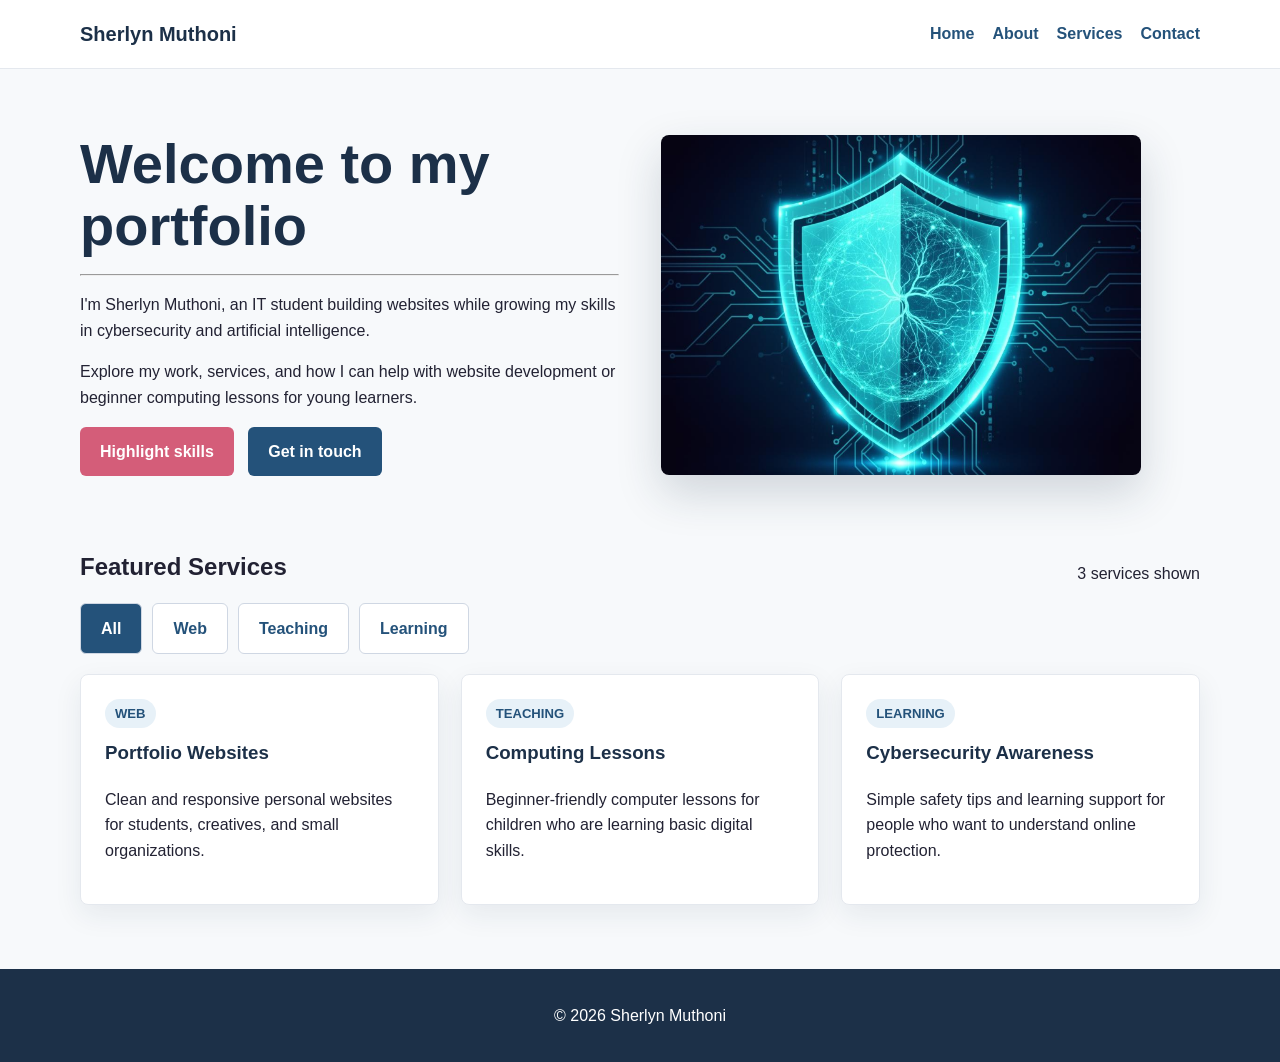
<file: index.html>
<!DOCTYPE html>
<html lang="en">
<head>
  <meta charset="UTF-8" />
  <meta name="viewport" content="width=device-width, initial-scale=1.0" />
  <title>Sherlyn Muthoni | Portfolio</title>
  <link rel="stylesheet" href="index.css" />
</head>
<body>
  <header>
    <div class="container">
      <nav>
        <a class="brand" href="index.html">Sherlyn Muthoni</a>
        <div>
          <a href="index.html">Home</a>
          <a href="about.html">About</a>
          <a href="services.html">Services</a>
          <a href="contact.html">Contact</a>
        </div>
      </nav>
    </div>
  </header>

  <main class="container">
    <section class="hero">
      <div>
        <h1>Welcome to my portfolio</h1>
        <hr/>
        <p id="intro-text">I'm Sherlyn Muthoni, a second-year IT student at Africa International University. I create thoughtful websites while learning cybersecurity and artificial intelligence.</p>
        <p>Explore my work, services, and how I can help with website development or beginner computing lessons for young learners.</p>
        <button class="btn" id="highlight-btn" type="button">Highlight skills</button>
        <a class="btn secondary-btn" href="contact.html">Get in touch</a>
      </div>
      <div>
        <img src="images/hero-tech.jpg" alt="Portfolio highlight image" />
      </div>
    </section>

    <section class="section">
      <div class="section-heading">
        <h2>Featured Services</h2>
        <p id="service-count">Loading services...</p>
      </div>
      <div class="filter-actions">
        <button class="filter-btn active" type="button" data-filter="all">All</button>
        <button class="filter-btn" type="button" data-filter="web">Web</button>
        <button class="filter-btn" type="button" data-filter="teaching">Teaching</button>
        <button class="filter-btn" type="button" data-filter="learning">Learning</button>
      </div>
      <div class="cards" id="services-list"></div>
    </section>

  </main>

  <footer>
    <div class="container">
      <p>© 2026 Sherlyn Muthoni</p>
    </div>
  </footer>
  <script src="script.js"></script>
</body>
</html>
</file>
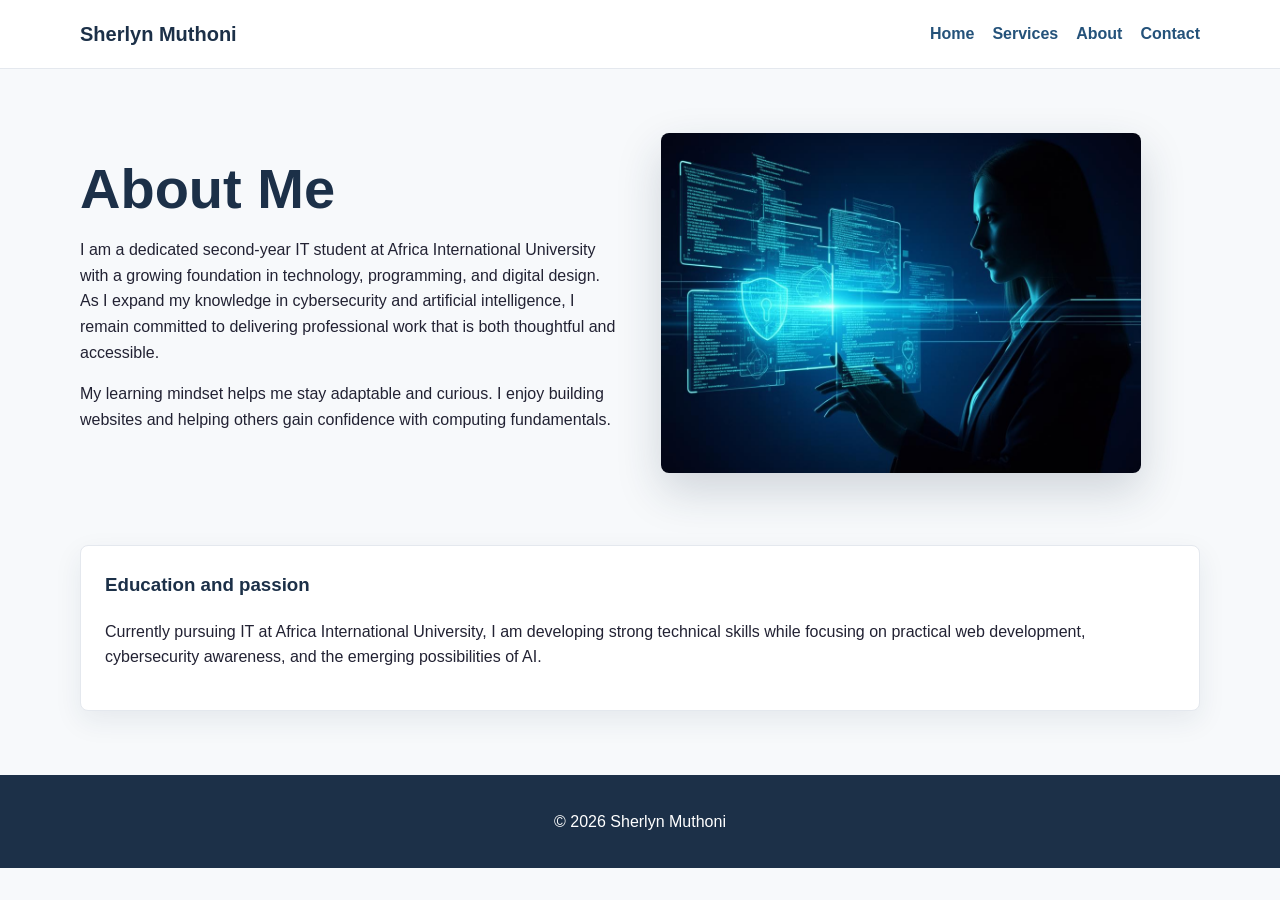
<file: about.html>
<!DOCTYPE html>
<html lang="en">
<head>
  <meta charset="UTF-8" />
  <meta name="viewport" content="width=device-width, initial-scale=1.0" />
  <title>About | Sherlyn Muthoni</title>
  <link rel="stylesheet" href="index.css" />
</head>
<body>
  <header>
    <div class="container">
      <nav>
        <a class="brand" href="index.html">Sherlyn Muthoni</a>
        <div>
          <a href="index.html">Home</a>
          <a href="services.html">Services</a>
          <a href="about.html">About</a>
          <a href="contact.html">Contact</a>
        </div>
      </nav>
    </div>
  </header>

  <main class="container">
    <section class="hero">
      <div>
        <h1>About Me</h1>
        <p>I am a dedicated second-year IT student at Africa International University with a growing foundation in technology, programming, and digital design. As I expand my knowledge in cybersecurity and artificial intelligence, I remain committed to delivering professional work that is both thoughtful and accessible.</p>
        <p>My learning mindset helps me stay adaptable and curious. I enjoy building websites and helping others gain confidence with computing fundamentals.</p>
      </div>
      <div>
        <img src="images/about-tech.jpg" alt="Sherlyn Muthoni profile image" />
      </div>
    </section>

    <section class="section">
      <div class="about-card">
        <h3>Education and passion</h3>
        <p>Currently pursuing IT at Africa International University, I am developing strong technical skills while focusing on practical web development, cybersecurity awareness, and the emerging possibilities of AI.</p>
      </div>
    </section>
  </main>

  <footer>
    <div class="container">
      <p>© 2026 Sherlyn Muthoni</p>
    </div>
  </footer>
  <script src="script.js"></script>
</body>
</html>
</file>
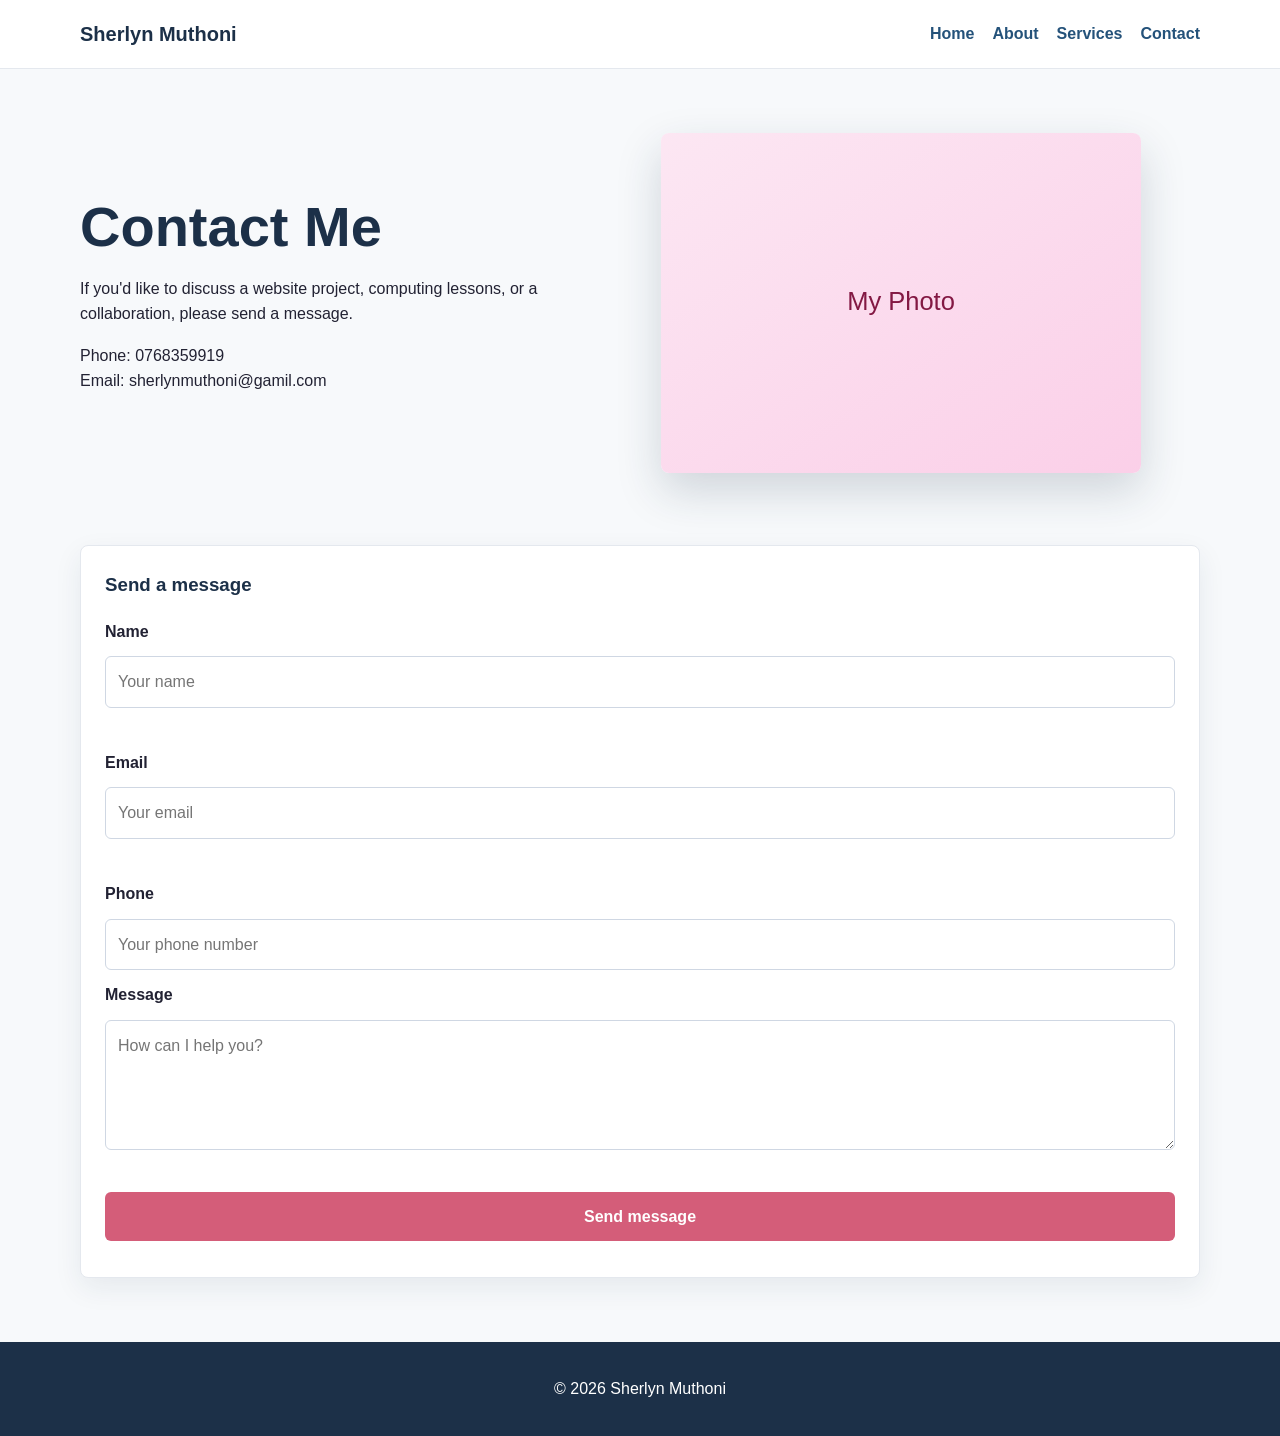
<file: contact.html>
<!DOCTYPE html>
<html lang="en">
<head>
  <meta charset="UTF-8" />
  <meta name="viewport" content="width=device-width, initial-scale=1.0" />
  <title>Contact | Sherlyn Muthoni</title>
  <link rel="stylesheet" href="index.css" />
</head>
<body>
  <header>
    <div class="container">
      <nav>
        <a class="brand" href="index.html">Sherlyn Muthoni</a>
        <div>
          <a href="index.html">Home</a>
          <a href="about.html">About</a>
          <a href="services.html">Services</a>
          <a href="contact.html">Contact</a>
        </div>
      </nav>
    </div>
  </header>

  <main class="container">
    <section class="hero">
      <div>
        <h1>Contact Me</h1>
        <p>If you'd like to discuss a website project, computing lessons, or a collaboration, please send a message.</p>
        <p>Phone: 0768359919<br />Email: sherlynmuthoni@gamil.com</p>
      </div>
      <div>
        <img src="images/photo2.svg" alt="Contact illustration" />
      </div>
    </section>

    <section class="section">
      <div class="contact-card">
        <h3>Send a message</h3>
        <form id="contact-form" action="submit_contact.php" method="post" novalidate>
          <label for="name">Name</label>
          <input type="text" id="name" name="name" placeholder="Your name" required />
          <small class="error-message" id="name-error"></small>

          <label for="email">Email</label>
          <input type="email" id="email" name="email" placeholder="Your email" required />
          <small class="error-message" id="email-error"></small>

          <label for="phone">Phone</label>
          <input type="tel" id="phone" name="phone" placeholder="Your phone number" />

          <label for="message">Message</label>
          <textarea id="message" name="message" placeholder="How can I help you?" required></textarea>
          <small class="error-message" id="message-error"></small>

          <button type="submit">Send message</button>
          <p class="form-message" id="form-message"></p>
        </form>
      </div>
    </section>
  </main>

  <footer>
    <div class="container">
      <p>© 2026 Sherlyn Muthoni</p>
    </div>
  </footer>
  <script src="script.js"></script>
</body>
</html>
</file>
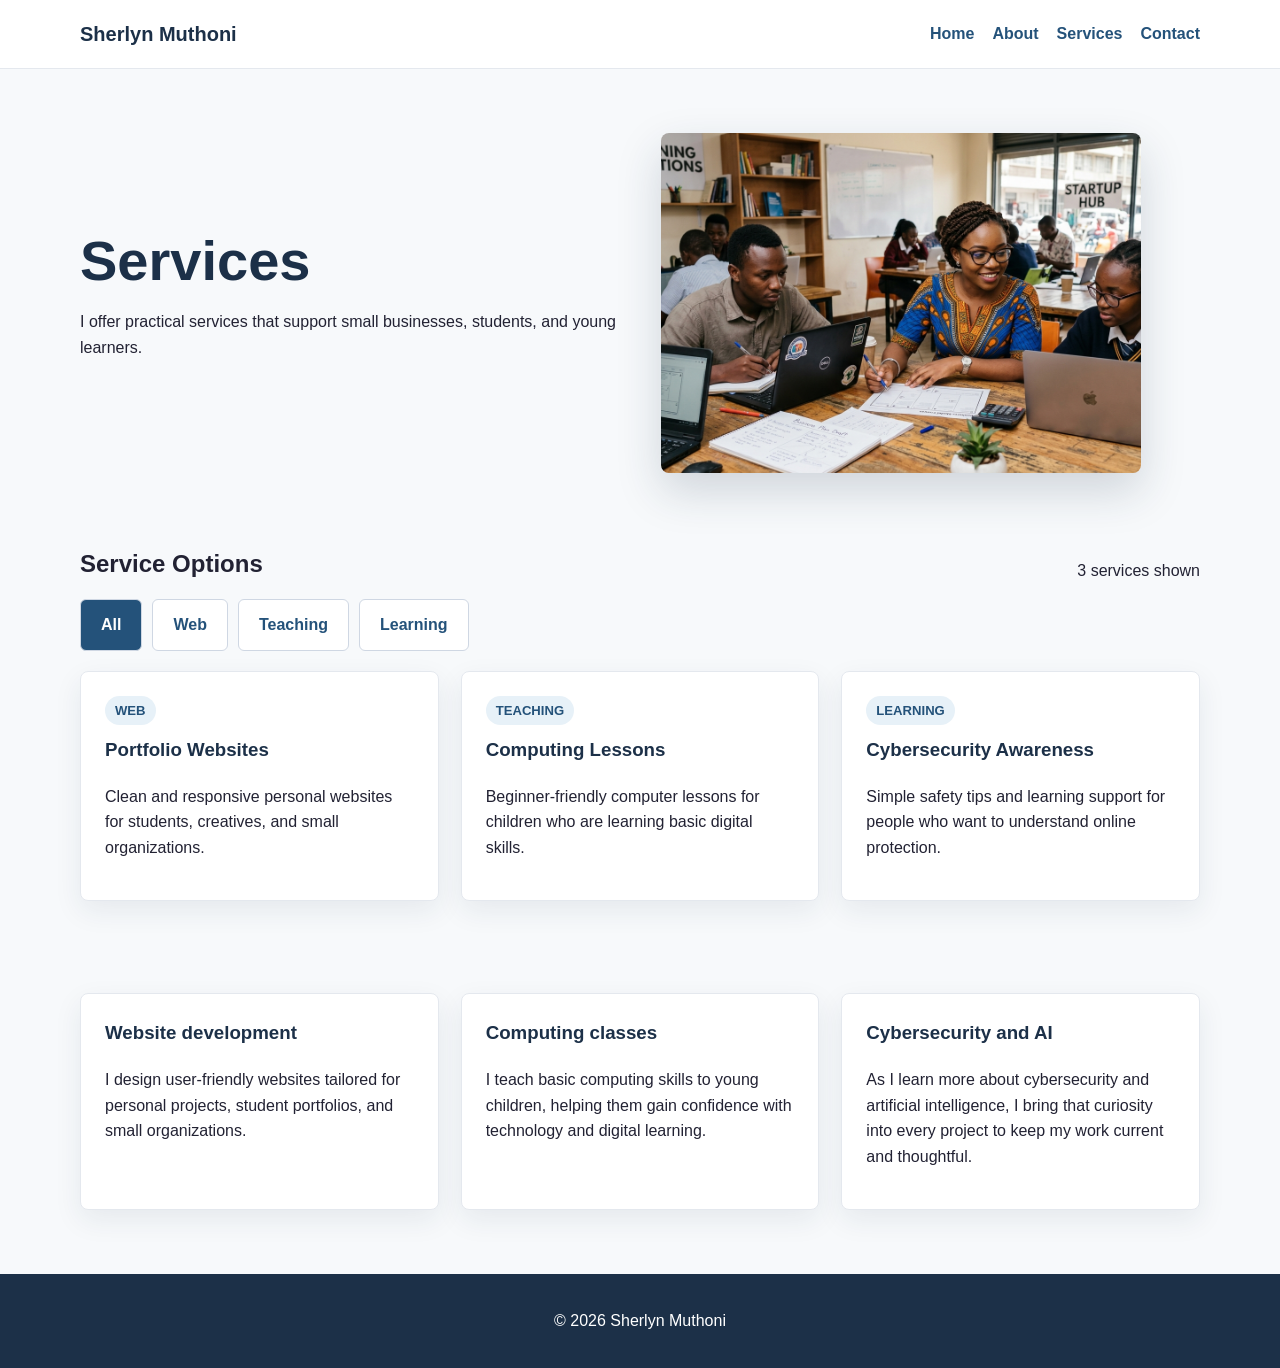
<file: services.html>
<!DOCTYPE html>
<html lang="en">
<head>
  <meta charset="UTF-8" />
  <meta name="viewport" content="width=device-width, initial-scale=1.0" />
  <title>Services | Sherlyn Muthoni</title>
  <link rel="stylesheet" href="index.css" />
</head>
<body>
  <header>
    <div class="container">
      <nav>
        <a class="brand" href="index.html">Sherlyn Muthoni</a>
        <div>
          <a href="index.html">Home</a>
          <a href="about.html">About</a>
          <a href="services.html">Services</a>
          <a href="contact.html">Contact</a>
        </div>
      </nav>
    </div>
  </header>

  <main class="container">
    <section class="hero">
      <div>
        <h1>Services</h1>
        <p>I offer practical services that support small businesses, students, and young learners.</p>
      </div>
      <div>
        <img src="images/Gemini_Generated_Image_hqol31hqol31hqol.png" alt="Service illustration" />
      </div>
    </section>

    <section class="section">
      <div class="section-heading">
        <h2>Service Options</h2>
        <p id="service-count">Loading services...</p>
      </div>
      <div class="filter-actions">
        <button class="filter-btn active" type="button" data-filter="all">All</button>
        <button class="filter-btn" type="button" data-filter="web">Web</button>
        <button class="filter-btn" type="button" data-filter="teaching">Teaching</button>
        <button class="filter-btn" type="button" data-filter="learning">Learning</button>
      </div>
      <div class="cards" id="services-list"></div>
    </section>

    <section class="section">
      <div class="cards">
        <article class="service-card">
          <h3>Website development</h3>
          <p>I design user-friendly websites tailored for personal projects, student portfolios, and small organizations.</p>
        </article>
        <article class="service-card">
          <h3>Computing classes</h3>
          <p>I teach basic computing skills to young children, helping them gain confidence with technology and digital learning.</p>
        </article>
        <article class="service-card">
          <h3>Cybersecurity and AI</h3>
          <p>As I learn more about cybersecurity and artificial intelligence, I bring that curiosity into every project to keep my work current and thoughtful.</p>
        </article>
      </div>
    </section>
  </main>

  <footer>
    <div class="container">
      <p>© 2026 Sherlyn Muthoni</p>
    </div>
  </footer>
  <script src="script.js"></script>
</body>
</html>
</file>
<file: index.css>
* {
  box-sizing: border-box;
}

body {
  margin: 0;
  font-family: Arial, Helvetica, sans-serif;
  color: #223;
  background: #f7f9fb;
  line-height: 1.6;
}

.container {
  width: min(1120px, 92%);
  margin: 0 auto;
}

header {
  background: #ffffff;
  border-bottom: 1px solid #e4e8ee;
}

nav {
  display: flex;
  align-items: center;
  justify-content: space-between;
  gap: 24px;
  padding: 18px 0;
}

nav div {
  display: flex;
  gap: 18px;
  flex-wrap: wrap;
}

a {
  color: #24527a;
  text-decoration: none;
  font-weight: 600;
}

a:hover {
  color: #d45d79;
}

.brand {
  font-size: 1.25rem;
  color: #1c3048;
}

.hero {
  display: flex;
  align-items: center;
  justify-content: space-between;
  gap: 42px;
  padding: 64px 0 44px;
  animation: fadeSlideIn 900ms ease both;
}

.hero > div {
  flex: 1 1 0;
}

.hero h1 {
  margin: 0 0 18px;
  font-size: clamp(2rem, 5vw, 3.5rem);
  line-height: 1.1;
  color: #1c3048;
}

.hero p {
  max-width: 620px;
}

.hero img {
  display: block;
  width: 100%;
  max-width: 480px;
  height: 340px;
  object-fit: cover;
  border-radius: 8px;
  box-shadow: 0 18px 45px rgba(28, 48, 72, 0.18);
}

.btn,
button {
  display: inline-block;
  border: 0;
  border-radius: 6px;
  background: #d45d79;
  color: #ffffff;
  padding: 12px 20px;
  font: inherit;
  font-weight: 700;
  cursor: pointer;
  transition: transform 180ms ease, background-color 180ms ease;
}

.btn:hover,
button:hover {
  color: #ffffff;
  background: #b94663;
  transform: translateY(-2px);
}

.secondary-btn {
  margin-left: 10px;
  background: #24527a;
}

.secondary-btn:hover {
  background: #1c3048;
}

.section {
  padding: 28px 0 64px;
}

.section-heading {
  display: flex;
  align-items: end;
  justify-content: space-between;
  gap: 16px;
  margin-bottom: 16px;
}

.section-heading h2,
.section-heading p {
  margin: 0;
}

.filter-actions {
  display: flex;
  gap: 10px;
  flex-wrap: wrap;
  margin-bottom: 20px;
}

.filter-btn {
  background: #ffffff;
  color: #24527a;
  border: 1px solid #cfd7e3;
}

.filter-btn.active,
.filter-btn:hover {
  background: #24527a;
  color: #ffffff;
}

.cards {
  display: flex;
  gap: 22px;
  flex-wrap: wrap;
}

.service-card,
.about-card,
.contact-card {
  background: #ffffff;
  border: 1px solid #e4e8ee;
  border-radius: 8px;
  padding: 24px;
  box-shadow: 0 10px 28px rgba(28, 48, 72, 0.08);
}

.service-card {
  flex: 1 1 260px;
  animation: fadeSlideIn 900ms ease both;
}

.service-card:nth-child(2) {
  animation-delay: 120ms;
}

.service-card:nth-child(3) {
  animation-delay: 240ms;
}

.service-card h3,
.about-card h3,
.contact-card h3 {
  margin-top: 0;
  color: #1c3048;
}

.category-label {
  display: inline-block;
  margin-bottom: 10px;
  border-radius: 999px;
  background: #e7f1f8;
  color: #24527a;
  padding: 4px 10px;
  font-size: 0.82rem;
  font-weight: 700;
  text-transform: uppercase;
}


table {
  width: 100%;
  border-collapse: collapse;
}

th,
td {
  border-bottom: 1px solid #e4e8ee;
  padding: 14px 16px;
  text-align: left;
  vertical-align: top;
}

th {
  background: #e7f1f8;
  color: #1c3048;
}

tr:last-child td {
  border-bottom: 0;
}

.skills-highlighted .service-card {
  border-color: #d45d79;
  box-shadow: 0 14px 34px rgba(212, 93, 121, 0.18);
}

form {
  display: flex;
  flex-direction: column;
  gap: 12px;
}

label {
  font-weight: 700;
}

input,
textarea {
  width: 100%;
  border: 1px solid #cfd7e3;
  border-radius: 6px;
  padding: 12px;
  font: inherit;
}

textarea {
  min-height: 130px;
  resize: vertical;
}

.error-message {
  min-height: 18px;
  color: #b42318;
  font-size: 0.9rem;
}

.form-message {
  margin: 0;
  font-weight: 700;
}

.form-message.error {
  color: #b42318;
}

.form-message.success {
  color: #1f7a4d;
}

footer {
  background: #1c3048;
  color: #ffffff;
  padding: 18px 0;
  text-align: center;
}

@keyframes fadeSlideIn {
  from {
    opacity: 0;
    transform: translateY(22px);
  }

  to {
    opacity: 1;
    transform: translateY(0);
  }
}

@media (max-width: 760px) {
  nav,
  .hero,
  .section-heading {
    flex-direction: column;
    align-items: flex-start;
  }

  .hero {
    padding-top: 42px;
  }

  .hero img {
    height: 260px;
  }
}
</file>
